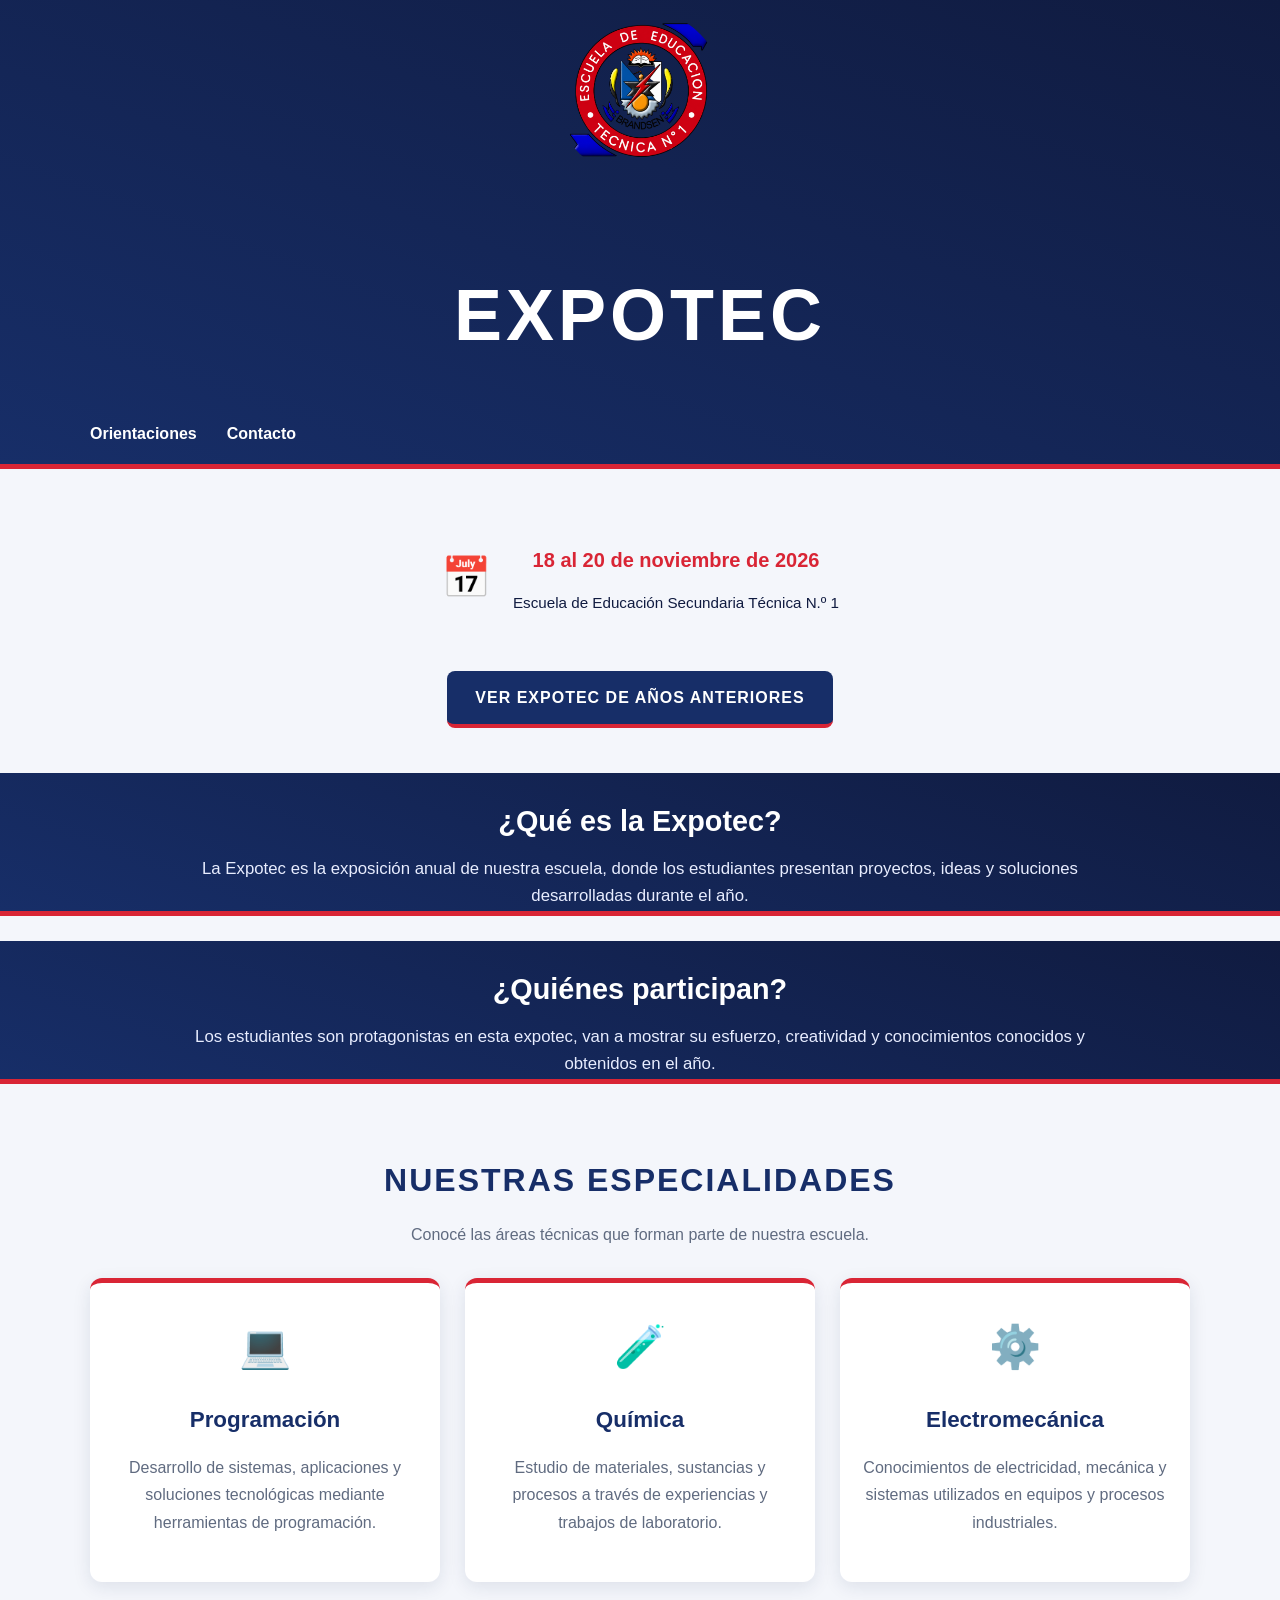
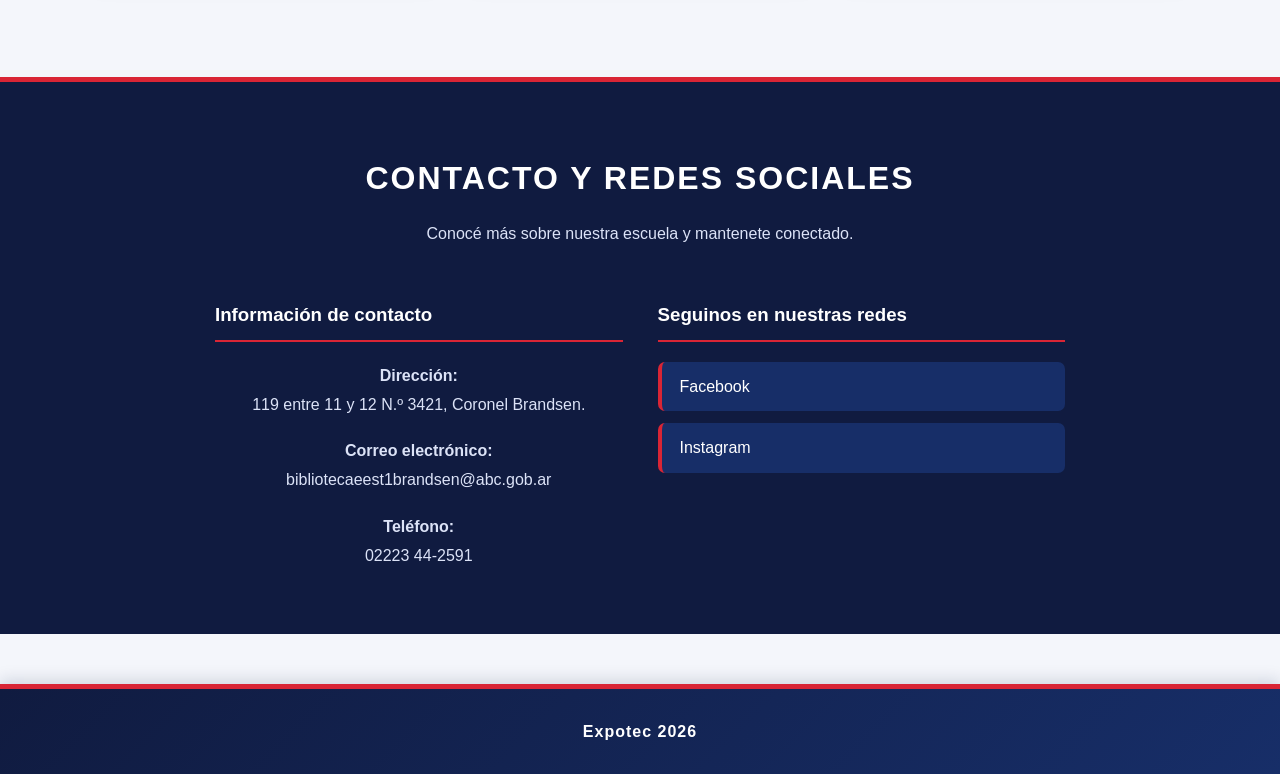
<file: html/index.html>
<!DOCTYPE html>
<html lang="es">
<head>
    <meta charset="UTF-8">
    <meta name="viewport" content="width=device-width, initial-scale=1.0">
    <link rel="stylesheet" href="../css/style.css">
    <title>Expotec 2026</title>
</head>
<body>

    <div class="box-Background">
        <img class="logo" src="../imagenes/logo-Photoroom.png" alt="Logo de la escuela">
        <h1 class="titulo">Expotec</h1>
        
        <nav>
            <ul>
                <li><a href="#orientaciones">Orientaciones</a></li>
                <li><a href="#contacto">Contacto</a></li>
            </ul>
        </nav>
        
    </div>

    <div class="fecha-expotec">
        <div class="icono-calendario">📅</div>
        <div class="info-fecha">
            <p class="fecha">18 al 20 de noviembre de 2026</p>
            <p class="nombre-escuela">Escuela de Educación Secundaria Técnica N.º 1</p>
        </div>
    </div>

    <div class="boton-historial">
        <a href="historial.html">VER EXPOTEC DE AÑOS ANTERIORES</a>
    </div>

    <div class="box-Background">
        <h2 class="h2">¿Qué es la Expotec?</h2>
        <h3 class="h3">
            La Expotec es la exposición anual de nuestra escuela,
            donde los estudiantes presentan proyectos,
            ideas y soluciones desarrolladas durante el año.
        </h3>
    </div>

    <div class="box-Background">
        <h2 class="h2">¿Quiénes participan?</h2>
        <h3 class="h3">
            Los estudiantes son protagonistas en esta expotec,
            van a mostrar su esfuerzo,
            creatividad y conocimientos conocidos y obtenidos en el año.
        </h3>
    </div>

    <section class="especialidades" id="orientaciones">
    <h2>NUESTRAS ESPECIALIDADES</h2>
    <p class="descripcion-especialidades">
        Conocé las áreas técnicas que forman parte de nuestra escuela.
    </p>

    <div class="contenedor-especialidades">

        <div class="tarjeta-especialidad">
            <div class="icono-especialidad">💻</div>
            <h3>Programación</h3>
            <p>
                Desarrollo de sistemas, aplicaciones y soluciones
                tecnológicas mediante herramientas de programación.
            </p>
        </div>

        <div class="tarjeta-especialidad">
            <div class="icono-especialidad">🧪</div>
            <h3>Química</h3>
            <p>
                Estudio de materiales, sustancias y procesos a través
                de experiencias y trabajos de laboratorio.
            </p>
        </div>

        <div class="tarjeta-especialidad">
            <div class="icono-especialidad">⚙️</div>
            <h3>Electromecánica</h3>
            <p>
                Conocimientos de electricidad, mecánica y sistemas
                utilizados en equipos y procesos industriales.
            </p>
        </div>

    </div>
</section>

<section class="contacto" id="contacto">
    <h2>CONTACTO Y REDES SOCIALES</h2>
    <p class="subtitulo-contacto">Conocé más sobre nuestra escuela y mantenete conectado.</p>

    <div class="contenedor-contacto">
        <div class="info-contacto">
            <h3>Información de contacto</h3>
            <p><strong>Dirección:</strong><br>119 entre 11 y 12 N.º 3421, Coronel Brandsen.</p>
            <p><strong>Correo electrónico:</strong><br>
                <a href="mailto:bibliotecaeest1brandsen@abc.gob.ar">
                    bibliotecaeest1brandsen@abc.gob.ar</a>
            </p>
            <p><strong>Teléfono:</strong><br>02223 44-2591</p>
        </div>

        <div class="redes-contacto">
            <h3>Seguinos en nuestras redes</h3>
            <a href="https://www.facebook.com/profile.php?id=100063530935853" target="_blank">
                Facebook
            </a>
            <a href="https://www.instagram.com/biblioteca_tecnica1_brandsen/" target="_blank">
                Instagram
            </a>
        </div>
        
    </div>
</section>
    <footer>Expotec 2026</footer>
</body>
</html>
</file>
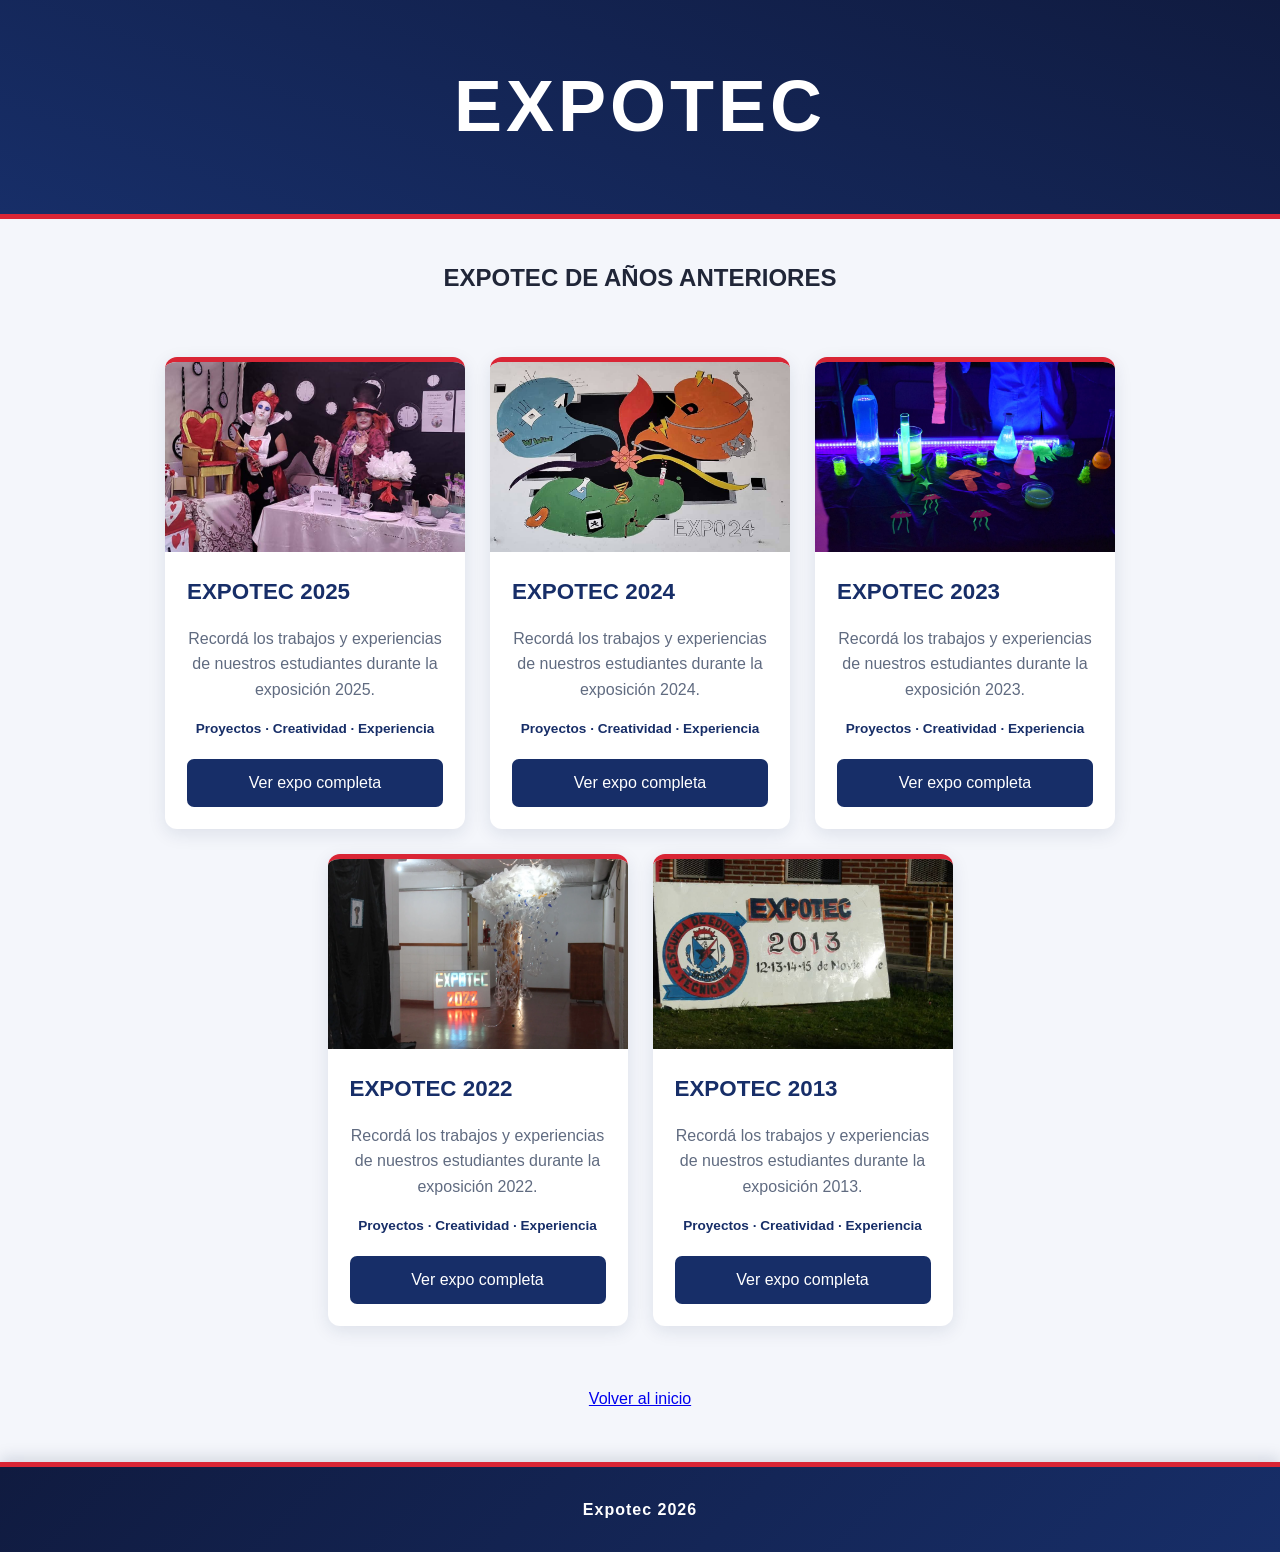
<file: html/historial.html>
<!DOCTYPE html>
<html lang="es">
<head>
    <meta charset="UTF-8">
    <meta name="viewport" content="width=device-width, initial-scale=1.0">
    <link rel="stylesheet" href="../css/style.css">
    <title>Expotec años anteriores</title>
</head>

<body>

        <div class="box-Background">
        <h1 class="titulo">Expotec</h1>
    </div>

    <section class="historial-expotec">
        <h2 class="titulo-historial">EXPOTEC DE AÑOS ANTERIORES</h2>
        
        <div class="contenedor-anios">
            
            <div class="tarjeta-anio">
                <img src="../imagenes/2025/portada.jpg" alt="Expotec 2025">
                
            <div class="contenido-tarjeta">
            <h3>EXPOTEC 2025</h3>
            <p>Recordá los trabajos y experiencias de nuestros estudiantes durante la exposición 2025.</p>
            <span class="detalle-anio">Proyectos · Creatividad · Experiencia</span>
            <a href="expotec-2025.html" class="boton-anio">Ver expo completa</a>
        </div>
    </div>

    <div class="tarjeta-anio">
        <img src="../imagenes/2024/portada.jpg" alt="Expotec 2024">

        <div class="contenido-tarjeta">
            <h3>EXPOTEC 2024</h3>
            <p>Recordá los trabajos y experiencias de nuestros estudiantes
                durante la exposición 2024.</p>
            <span class="detalle-anio">Proyectos · Creatividad · Experiencia</span>
            <a href="expotec-2024.html" class="boton-anio">Ver expo completa</a>
        </div>
    </div>

    <div class="tarjeta-anio">
        <img src="../imagenes/2023/portada.jpg" alt="Expotec 2023">

        <div class="contenido-tarjeta">
            <h3>EXPOTEC 2023</h3>
            <p>Recordá los trabajos y experiencias de nuestros estudiantes
            durante la exposición 2023.</p>
            <span class="detalle-anio">Proyectos · Creatividad · Experiencia</span>
            <a href="expotec-2023.html" class="boton-anio">Ver expo completa</a>
        </div>
    </div>

    <div class="tarjeta-anio">
        <img src="../imagenes/2022/portada.webp" alt="Expotec 2022">

        <div class="contenido-tarjeta">
            <h3>EXPOTEC 2022</h3>
            <p>Recordá los trabajos y experiencias de nuestros estudiantes
            durante la exposición 2022.</p>
            <span class="detalle-anio">Proyectos · Creatividad · Experiencia</span>
            <a href="expotec-2022.html" class="boton-anio">Ver expo completa</a>
        </div>
    </div>

    <div class="tarjeta-anio">
        <img src="../imagenes/2013/portada.jpg" alt="Expotec 2013">

        <div class="contenido-tarjeta">
            <h3>EXPOTEC 2013</h3>
            <p>Recordá los trabajos y experiencias de nuestros estudiantes
            durante la exposición 2013.</p>
            <span class="detalle-anio">Proyectos · Creatividad · Experiencia</span>
            <a href="expotec-2013.html" class="boton-anio">Ver expo completa</a>
        </div>
    </div>

    </section>
    
    <div class="volver">
        <a href="index.html">Volver al inicio</a>
    </div>

    <footer>Expotec 2026</footer>

</body>
</html>
</file>
<file: css/style.css>
body {
    font-family: 'Segoe UI', Arial, sans-serif;
    background-color: #f4f6fb;
    color: #202638;
    line-height: 1.6;
    margin: 0;
}

.box-Background {
    background: linear-gradient(200deg, #101b40, #172e68);
    padding: 1px 50px;
    text-align: center;
    border: none;
    border-bottom: 5px solid #d92535;
}

.logo {
    width: 170px;
    height: 170px;
    object-fit: contain;
    border-radius: 50%;
    padding: 8px;
    margin-bottom: 15px;
}

.titulo {
    font-size: clamp(2.5rem, 6vw, 4.5rem);
    font-weight: 900;
    letter-spacing: 4px;
    color: white;
    width: auto;
    height: auto;
    text-align: center;
    text-transform: uppercase;
}

.fecha-expotec {
    display: flex;
    align-items: center;
    justify-content: center;
    gap: 22px;
    max-width: 750px;
    margin: 30px auto 15px;
    padding: 25px;
    border-radius: 16px;
}

.icono-calendario {
    font-size: 40px;
    flex-shrink: 0;
}

.info-fecha {
    text-align: left;
}

.info-fecha h2 {
    color: #101b40;
    font-size: 1.5rem;
    margin-bottom: 5px;
}

.fecha {
    color: #d92535;
    font-size: 1.25rem;
    font-weight: bold;
    margin-bottom: 10px;
}

.escuela {
    color: #101b40;
    font-size: 1.1rem;
    font-weight: bold;
}

.nombre-escuela {
    color: #101b40;
    font-size: 0.95rem;
}

.boton-historial {
    text-align: center;
    margin: 10px 15px 45px;
}

.boton-historial a {
    display: inline-block;
    background: #172e68;
    color: white;
    text-decoration: none;
    padding: 14px 28px;
    border-radius: 8px;
    font-size: 1rem;
    font-weight: bold;
    letter-spacing: 1px;
    border-bottom: 4px solid #d92535;
    transition: all 0.3s ease;
}

.boton-historial a:hover {
    background: #d92535;
    transform: translateY(-4px);
}

.minibio {
    max-width: 850px;
    margin: 35px auto;
    padding: 0 25px;
    text-align: center;
    font-size: 1.2rem;
    font-weight: 500;
    color: #303b55;
}

.box-Background + div.box-Background {
    margin-top: 25px;
}

.h2 {
    color: white;
    font-size: 1.8rem;
    margin-bottom: 12px;
}

.h3 {
    color: #e8edff;
    font-size: 1.05rem;
    font-weight: 400;
    max-width: 900px;
    margin: 0 auto;
}

.proyectos {
    text-align: center;
    display: block;
    width: fit-content;
    margin: 45px auto 10px;
    font-size: 2.2rem;
    color: #172e68;
    letter-spacing: 3px;
    border-bottom: 4px solid #d92535;
    padding-bottom: 8px;
}

.proyecto {
    color: #606b80;
    text-align: center;
    font-size: 1.05rem;
    font-weight: 400;
    padding: 0 20px;
    margin: 15px 0 30px;
    -webkit-text-stroke: 0;
    transition: color 0.3s ease;
}

.proyecto:hover {
    color: #d92535;
}

body > h2 {
    max-width: 850px;
    margin: 15px auto;
    padding: 22px 25px;
    background-color: white;
    color: #101b40;
    border-left: 5px solid #d92535;
    border-radius: 8px;
    box-shadow: 0 4px 15px rgba(20, 35, 75, 0.08);
    font-size: 1.2rem;
    transition: transform 0.25s ease,
    box-shadow 0.25s ease;
}

body > h2:hover {
    transform: translateY(-3px);
    box-shadow: 0 8px 20px rgba(20, 35, 75, 0.13);
}

footer {
    text-align: center;
    padding: 20px 0;
    color: #101b40;
    font-size: 1rem;
    letter-spacing: 1px;
}

@media (max-width: 600px) {

    .box-Background {
        padding: 30px 18px;
    }

    .logo {
        width: 100px;
        height: 100px;
    }

    .titulo {
        letter-spacing: 3px;
    }

    .fecha-expotec {
        margin: 20px 15px 10px;
        padding: 18px;
        gap: 12px;
    }

    .icono-calendario {
        font-size: 40px;
    }

    .fecha {
        font-size: 1rem;
    }

    .nombre-escuela {
        font-size: 0.85rem;
    }

    .boton-historial {
        margin: 10px 15px 35px;
    }

    .boton-historial a {
        font-size: 0.85rem;
        padding: 13px 18px;
    }

    .minibio {
        font-size: 1rem;
    }

    .h2 {
        font-size: 1.5rem;
    }

    .h3 {
        font-size: 0.95rem;
    }

    .proyectos {
        font-size: 1.8rem;
    }

    body > h2 {
        margin: 12px 18px;
        font-size: 1.05rem;
    }
}

.tarjeta-anio {
    background: white;
    width: 300px;
    padding: 0;
    border-radius: 12px;
    border-top: 5px solid #d92535;
    box-shadow: 0 5px 18px rgba(20, 35, 75, 0.10);
    overflow: hidden;
    transition: transform 0.3s ease, box-shadow 0.3s ease;
}

.tarjeta-anio:hover {
    transform: translateY(-7px);
    box-shadow: 0 10px 25px rgba(20, 35, 75, 0.16);
}

.tarjeta-anio img {
    width: 100%;
    height: 190px;
    object-fit: cover;
    display: block;
}

.contenido-tarjeta {
    padding: 22px;
    text-align: left;
}

.contenido-tarjeta h3 {
    color: #172e68;
    font-size: 1.4rem;
    margin: 0 0 12px;
}

.contenido-tarjeta p {
    color: #606b80;
    margin-bottom: 15px;
}

.detalle-anio {
    display: block;
    text-align: center;
    color: #172e68;
    font-size: 0.85rem;
    font-weight: 600;
    margin-bottom: 20px;
}

.boton-anio {
    display: block;
    text-align: center;
    background: #172e68;
    color: white;
    text-decoration: none;
    padding: 11px 15px;
    border-radius: 7px;
    transition: background 0.3s ease;
}

.boton-anio:hover {
    background: #d92535;
}

.presentacion-anio {
    max-width: 900px;
    margin: 40px auto;
    padding: 0 25px;
    text-align: center;
}

.presentacion-anio h2,
.galeria-anio h2 {
    color: #172e68;
    font-size: 1.8rem;
    letter-spacing: 2px;
    margin-bottom: 15px;
}

.presentacion-anio p,
.descripcion-galeria {
    color: #606b80;
    font-size: 1.05rem;
    line-height: 1.8;
}

.galeria-anio {
    text-align: center;
    padding: 25px 20px;
}

.contenedor-galeria {
    max-width: 1400px;
    margin: 30px auto;
    display: grid;
    grid-template-columns: repeat(3, 1fr);
    gap: 25px;
    padding: 0 20px;
}

.contenedor-galeria img {
    width: 100%;
    height: 500px;
    object-fit: cover;
    border-radius: 12px;
    box-shadow: 0 4px 15px rgba(20, 35, 75, 0.15);
    transition: transform 0.3s ease;
}

.contenedor-galeria img:hover {
    transform: scale(1.03);
}

@media (max-width: 600px) {
    .tarjeta-anio {
        width: 100%;
        max-width: 320px;
    }

    .presentacion-anio h2,
    .galeria-anio h2 {
        font-size: 1.4rem;
    }

    .contenedor-galeria img {
        height: 220px;
    }
}

.contenedor-anios {
    display: flex;
    justify-content: center;
    align-items: stretch;
    flex-wrap: wrap;
    gap: 25px;
    padding: 30px 20px;
}

.titulo-historial {
    text-align: center;
    margin: 40px auto 30px;
    padding: 0 20px;
}

.titulo-historial h2 {
    color: #172e68;
    font-size: 2rem;
    margin-bottom: 10px;
}

.titulo-historial p {
    color: #606b80;
    font-size: 1.1rem;
}

p {
    text-align: center;
}

.descripcion-historial {
    text-align: center;
}

.volver {
    text-align: center;
    margin: 30px auto;
}

.contacto {
    background: #101b40;
    color: white;
    padding: 45px 20px;
    margin-top: 50px;
    border-top: 5px solid #d92535;
    text-align: center;
}

.contacto h2 {
    font-size: 2rem;
    letter-spacing: 2px;
    margin-bottom: 10px;
}

.subtitulo-contacto {
    color: #dce3f7;
    margin-bottom: 35px;
    text-align: center;
}

.contenedor-contacto {
    max-width: 850px;
    margin: auto;
    display: flex;
    justify-content: space-around;
    flex-wrap: wrap;
    gap: 35px;
    text-align: left;
}

.info-contacto,
.redes-contacto {
    flex: 1;
    min-width: 250px;
}

.contenedor-contacto h3 {
    color: white;
    border-bottom: 2px solid #d92535;
    padding-bottom: 10px;
    margin-bottom: 20px;
}

.info-contacto p {
    color: #dce3f7;
    line-height: 1.8;
    margin-bottom: 18px;
}

.info-contacto a {
    color: #dce3f7;
    text-decoration: none;
}

.info-contacto a:hover {
    color: white;
}

.redes-contacto a {
    display: block;
    color: white;
    text-decoration: none;
    background: #172e68;
    padding: 12px 18px;
    margin-bottom: 12px;
    border-radius: 7px;
    border-left: 4px solid #d92535;
    transition: 0.3s;
}

.redes-contacto a:hover {
    background: #d92535;
    transform: translateX(5px);
}

@media (max-width: 600px) {
    .contacto h2 {
        font-size: 1.5rem;
    }

    .contenedor-contacto {
        text-align: center;
    }

    .contenedor-contacto h3 {
        margin-top: 15px;
    }
}

.especialidades {
    padding: 45px 20px;
    text-align: center;
}

.especialidades h2 {
    color: #172e68;
    font-size: 2rem;
    letter-spacing: 2px;
    margin-bottom: 10px;
}

.descripcion-especialidades {
    color: #606b80;
    text-align: center;
    margin-bottom: 30px;
}

.contenedor-especialidades {
    max-width: 1100px;
    margin: auto;
    display: flex;
    justify-content: center;
    flex-wrap: wrap;
    gap: 25px;
}

.tarjeta-especialidad {
    background: white;
    flex: 1;
    min-width: 230px;
    max-width: 320px;
    padding: 30px 22px;
    border-radius: 12px;
    border-top: 5px solid #d92535;
    box-shadow: 0 5px 18px rgba(20, 35, 75, 0.10);
    transition: transform 0.3s ease;
}

.tarjeta-especialidad:hover {
    transform: translateY(-7px);
}

.icono-especialidad {
    font-size: 42px;
    margin-bottom: 12px;
}

.tarjeta-especialidad h3 {
    color: #172e68;
    font-size: 1.4rem;
    margin-bottom: 12px;
}

.tarjeta-especialidad p {
    color: #606b80;
    line-height: 1.7;
    text-align: center;
}

@media (max-width: 600px) {
    .especialidades h2 {
        font-size: 1.6rem;
    }

    .tarjeta-especialidad {
        max-width: 100%;
    }
}

.contenedor-galeria img {
    width: 100%;
    height: 350px;
    object-fit: cover;
    border-radius: 12px;
}

.visor-imagen {
    display: none;
    position: fixed;
    z-index: 1000;
    inset: 0;
    background: rgba(5, 10, 25, 0.95);
    justify-content: center;
    align-items: center;
    padding: 60px 70px;
}

.visor-imagen.activo {
    display: flex;
}

.visor-imagen img {
    max-width: 85%;
    max-height: 80vh;
    object-fit: contain;
    border-radius: 10px;
}

.cerrar-visor,
.flecha-visor {
    position: absolute;
    background: #172e68;
    color: white;
    border: none;
    cursor: pointer;
    border-radius: 50%;
    width: 45px;
    height: 45px;
    font-size: 24px;
}

.cerrar-visor {
    top: 20px;
    right: 25px;
}

.flecha-visor {
    top: 50%;
    transform: translateY(-50%);
}

.anterior {
    left: 20px;
}

.siguiente {
    right: 20px;
}

.cerrar-visor:hover,
.flecha-visor:hover {
    background: #d92535;
}

#contadorImagen {
    position: absolute;
    bottom: 15px;
    color: white;
    font-size: 15px;
}

@media (max-width: 600px) {
    .visor-imagen {
        padding: 50px 45px;
    }

    .visor-imagen img {
        max-width: 100%;
        max-height: 70vh;
    }

    .flecha-visor {
        width: 35px;
        height: 35px;
        font-size: 18px;
    }

    .anterior {
        left: 5px;
    }

    .siguiente {
        right: 5px;
    }
}

@media (max-width: 700px) {
    .contenedor-galeria {
        grid-template-columns: repeat(2, 1fr);
    }
}

@media (max-width: 450px) {
    .contenedor-galeria {
        grid-template-columns: 1fr;
    }
}

footer {
    background: linear-gradient(135deg, #101b40, #172e68);
    color: white;
    text-align: center;
    padding: 30px 20px;
    margin-top: 50px;
    border-top: 5px solid #d92535;
    font-size: 16px;
    font-weight: bold;
    box-shadow: 0 -4px 15px rgba(16, 27, 64, 0.15);
}

nav ul {
    display: flex;
    list-style: none;
    gap: 30px;
}

nav ul li a {
    text-decoration: none;
    color: white;
    font-weight: bold;
}
</file>
